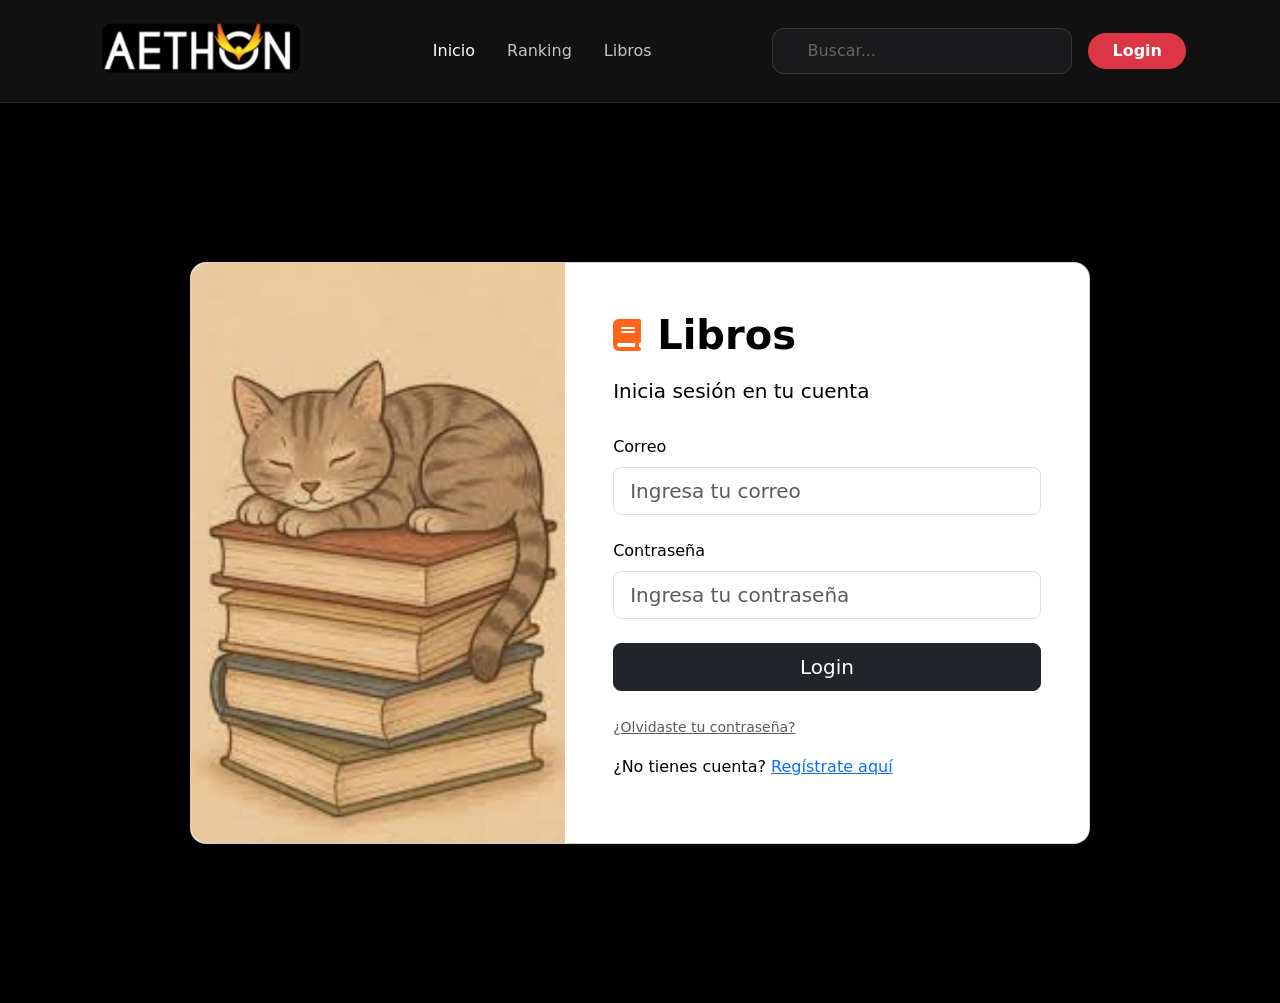
<file: login.html>
<!DOCTYPE html>
<html lang="es">
<head>
  <meta charset="UTF-8">
  <title>Login</title>

  <!-- Bootstrap LOCAL -->
  <link rel="stylesheet" href="css/bootstrap.min.css">
    <link href="css/navbar.css" rel="stylesheet">
  <!-- Font Awesome CDN -->
  <link rel="stylesheet" href="https://cdnjs.cloudflare.com/ajax/libs/font-awesome/6.5.0/css/all.min.css">
</head>

<body>
<div id="navbar-placeholder"></div>

<section class="vh-100" style="background-color: #000000;">
  <div class="container py-5 h-100">
    <div class="row d-flex justify-content-center align-items-center h-100">
      
     
      <div class="col-12 d-flex justify-content-center">
        <div class="card shadow mx-auto" style="border-radius: 1rem; max-width: 900px; width: 100%;">
          
          <div class="row g-0">

            <!-- Imagen -->
            <div class="col-md-6 col-lg-5 d-none d-md-block">
              <img src="img/login.jpg"
                alt="login form" class="img-fluid h-100"
                style="border-radius: 1rem 0 0 1rem; object-fit: cover;" />
            </div>

            <!-- Formulario -->
            <div class="col-md-6 col-lg-7 d-flex align-items-center">
              <div class="card-body p-4 p-lg-5 text-black">

                <form>

                  <div class="d-flex align-items-center mb-3 pb-1">
                    <i class="fas fa-book fa-2x me-3" style="color: #ff6219;"></i>
                    <span class="h1 fw-bold mb-0">Libros</span>
                  </div>

                  <h5 class="fw-normal mb-3 pb-3">Inicia sesión en tu cuenta</h5>

                  <div class="mb-4">
                    <label class="form-label">Correo</label>
                    <input type="email" class="form-control form-control-lg" placeholder="Ingresa tu correo">
                  </div>

                  <div class="mb-4">
                    <label class="form-label">Contraseña</label>
                    <input type="password" class="form-control form-control-lg" placeholder="Ingresa tu contraseña">
                  </div>

                  <div class="mb-4">
                    <button class="btn btn-dark btn-lg w-100">Login</button>
                  </div>

                  <a href="#" class="small text-muted">¿Olvidaste tu contraseña?</a>

                  <p class="mt-3">
                    ¿No tienes cuenta?
                    <a href="register.html">Regístrate aquí</a>
                  </p>

                </form>

              </div>
            </div>

          </div>

        </div>
      </div>

    </div>
  </div>
</section>

<!-- Bootstrap JS LOCAL -->
<script src="js/bootstrap.bundle.min.js"></script>

<script>
    // Función para cargar HTML parcial en un elemento
    function loadComponent(url, elementId) {
        fetch(url)
            .then(response => response.text())
            .then(data => {
                document.getElementById(elementId).innerHTML = data;
            })
            .catch(error => console.error('Error cargando ' + url + ':', error));
    }

    document.addEventListener('DOMContentLoaded', function() {
        //aca es donde enlaza la pag html con el id del div donde se va a cargar el componente 
        loadComponent('navbar.html', 'navbar-placeholder');
    });
</script>

</body>
</html>
</file>
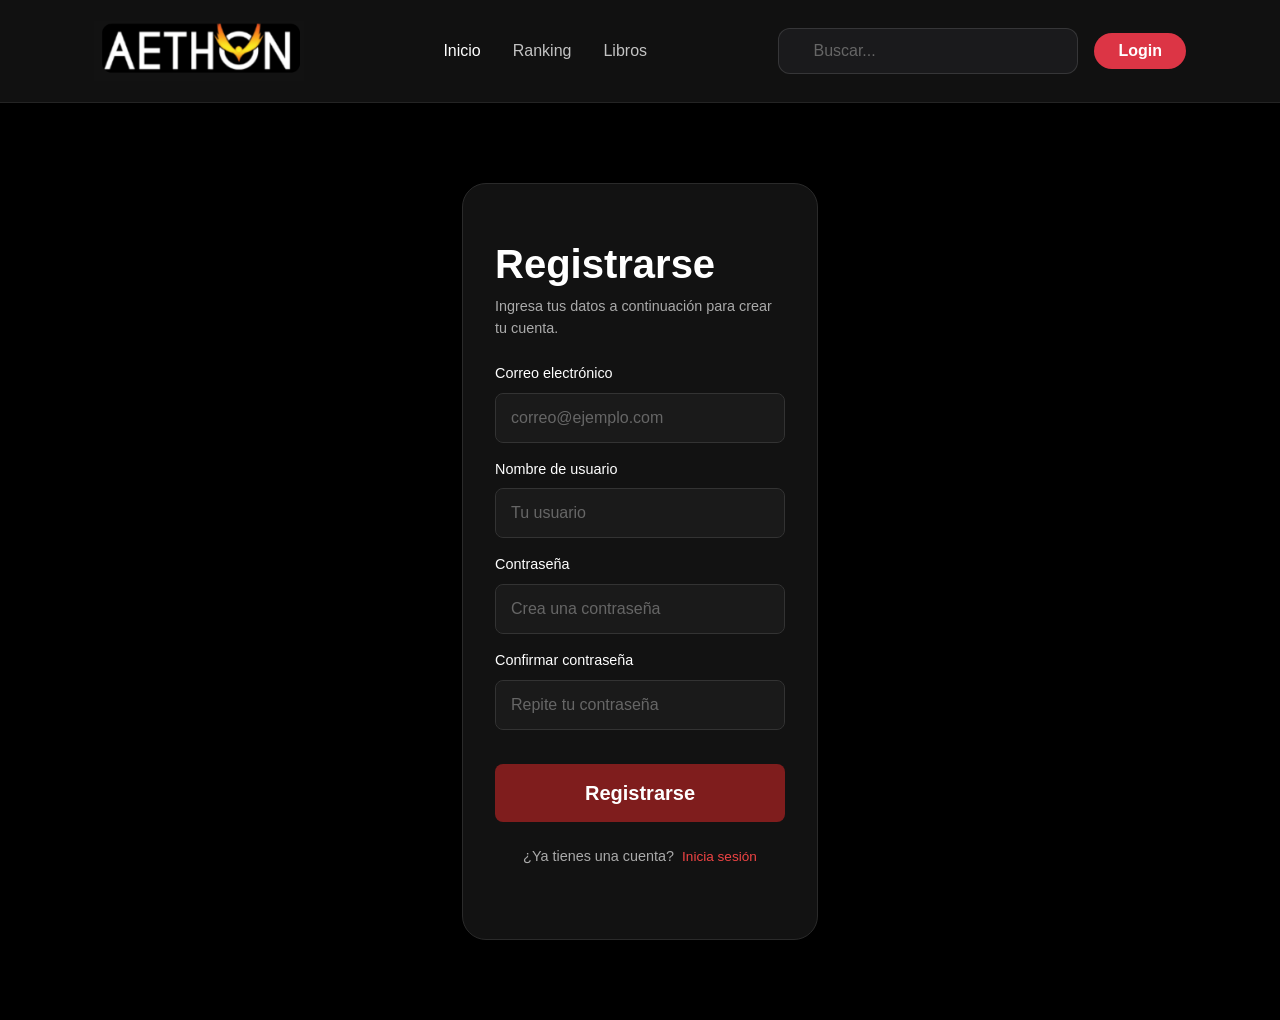
<file: register.html>
<!DOCTYPE html>
<html lang="es">
<head>
  <meta charset="UTF-8">
  <title>Registro - AETHON</title>

  <link rel="stylesheet" href="css/bootstrap.min.css">
  <link href="css/navbar.css" rel="stylesheet">
  
  <link rel="stylesheet" href="css/register.css">
  
  <link rel="stylesheet" href="https://cdnjs.cloudflare.com/ajax/libs/font-awesome/6.5.0/css/all.min.css">
</head>

<body>
<div id="navbar-placeholder"></div>

<section class="vh-100 d-flex align-items-center" style="padding-top: 80px; padding-bottom: 80px;">
  <div class="container">
    <div class="row justify-content-center">
      
      <div class="col-11 col-sm-9 col-md-6 col-lg-4">
        <div class="card card-login-custom shadow">
          
          <form>
            <h1 class="fw-bold mb-2">Registrarse</h1>
            <p class="mb-4" style="color: #aaa; font-size: 0.9rem;">
              Ingresa tus datos a continuación para crear tu cuenta.
            </p>

            <div class="mb-3">
              <label class="label-custom">Correo electrónico</label>
              <input type="email" class="form-control form-control-lg login-input" placeholder="correo@ejemplo.com">
            </div>

            <div class="mb-3">
              <label class="label-custom">Nombre de usuario</label>
              <input type="text" class="form-control form-control-lg login-input" placeholder="Tu usuario">
            </div>

            <div class="mb-3">
              <label class="label-custom">Contraseña</label>
              <input type="password" class="form-control form-control-lg login-input" placeholder="Crea una contraseña">
            </div>

            <div class="mb-4">
              <label class="label-custom">Confirmar contraseña</label>
              <input type="password" class="form-control form-control-lg login-input" placeholder="Repite tu contraseña">
            </div>

            <div class="mb-4">
              <button class="btn btn-login-main btn-lg w-100">Registrarse</button>
            </div>

            <p class="mt-4 text-center" style="color: #aaa; font-size: 0.9rem;">
              ¿Ya tienes una cuenta?
              <a href="login.html" class="link-red ms-1">Inicia sesión</a>
            </p>

          </form>

        </div>
      </div>

    </div>
  </div>
</section>

<script src="js/bootstrap.bundle.min.js"></script>

<script>
    function loadComponent(url, elementId) {
        fetch(url)
            .then(response => response.text())
            .then(data => {
                document.getElementById(elementId).innerHTML = data;
            })
            .catch(error => console.error('Error cargando ' + url + ':', error));
    }

    document.addEventListener('DOMContentLoaded', function() {
        loadComponent('navbar.html', 'navbar-placeholder');
    });
</script>

</body>
</html>
</file>
<file: css/navbar.css>
/* Estilos para la barra de navegación */

.custom-header {
    background: #111;
    border-bottom: 1px solid rgba(255, 255, 255, 0.08);
}

.custom-navbar {
    padding: 1rem 0;
}

.navbar-dark .navbar-nav .nav-link {
    color: rgba(255, 255, 255, 0.75);
    font-weight: 500;
    padding: 0.65rem 1rem;
}

.navbar-dark .navbar-nav .nav-link:hover,
.navbar-dark .navbar-nav .nav-link.active {
    color: #ffffff;
}


.search-group {
    min-width: 300px;
    border-radius: 12px; 
    background: #1a1a1c; 
    border: 1px solid rgba(255, 255, 255, 0.12);
    display: flex;
    align-items: center;
    padding: 4px 8px;
}

.search-input {
    border: none !important;
    background: transparent !important;
    color: #ffffff !important;
    box-shadow: none !important;
    padding-left: 10px;
}

.search-input::placeholder {
    color: #666;
}

/* El botón de Filtro que va dentro */
.btn-filtro-interno {
    background-color: #33353b;
    color: #ccc;
    border: none;
    border-radius: 8px;
    padding: 5px 14px;
    font-size: 0.85rem;
    font-weight: 500;
    display: flex;
    align-items: center;
    gap: 6px;
    transition: 0.2s;
    white-space: nowrap;
}

.btn-filtro-interno:hover {
    background-color: #444;
    color: white;
}

/* --- BOTÓN LOGIN --- */
.btn-login {
    background-color: #dc3545;
    color: #ffffff;
    font-weight: 600;
    border: none;
}

.btn-login:hover {
    background-color: #c82333;
    color: white;
}


.logo {
    width: 210px;
    height: 70px;
    object-fit: contain;
}


@media (max-width: 991.98px) {
    .search-group {
        display: none !important; 
    }
}
</file>
<file: css/register.css>
body {
    background-color: #000000;
    color: #ffffff;
    font-family: 'Segoe UI', Tahoma, Geneva, Verdana, sans-serif;
    margin: 0;
}


h1.fw-bold {
    color: #ffffff !important;
}


section.vh-100 {
    min-height: 100vh;
    height: auto !important;
    padding: 60px 0; 
}


.card-login-custom {
    background-color: #121212 !important;
    border: 1px solid #2a2a2a !important;
    border-radius: 1.5rem;
    overflow: hidden;
    padding: 3.5rem 2rem; 
}


.login-input {
    background-color: #1a1a1a !important;
    border: 1px solid #333 !important;
    color: #ffffff !important;
    border-radius: 8px !important;
    padding: 12px 15px !important;
    font-size: 1rem;
}

.login-input:focus {
    background-color: #222 !important;
    border-color: #7f1d1d !important; /
    box-shadow: none !important;
}

.login-input::placeholder {
    color: #666;
}


.btn-login-main {
    background-color: #7f1d1d !important;
    border: none !important;
    color: white !important;
    font-weight: 600;
    padding: 14px;
    transition: background 0.3s ease;
    margin-top: 10px;
}

.btn-login-main:hover {
    background-color: #991b1b !important;
}


.label-custom {
    color: #ffffff;
    font-size: 0.9rem;
    margin-bottom: 8px;
    display: block;
    font-weight: 500;
}


.link-red {
    color: #ef4444 !important;
    text-decoration: none;
    font-size: 0.85rem;
}

.link-red:hover {
    text-decoration: underline;
}


@media (max-width: 991.98px) {
    .card-login-custom {
        padding: 2.5rem 1.5rem !important;
        border-radius: 1rem;
        min-width: 300px;
    }

    h1.fw-bold {
        font-size: 1.8rem;
    }

    
    .mb-4, .mb-5 {
        margin-bottom: 1.5rem !important;
    }
    
    section.vh-100 {
        padding: 40px 0;
    }
}
</file>
